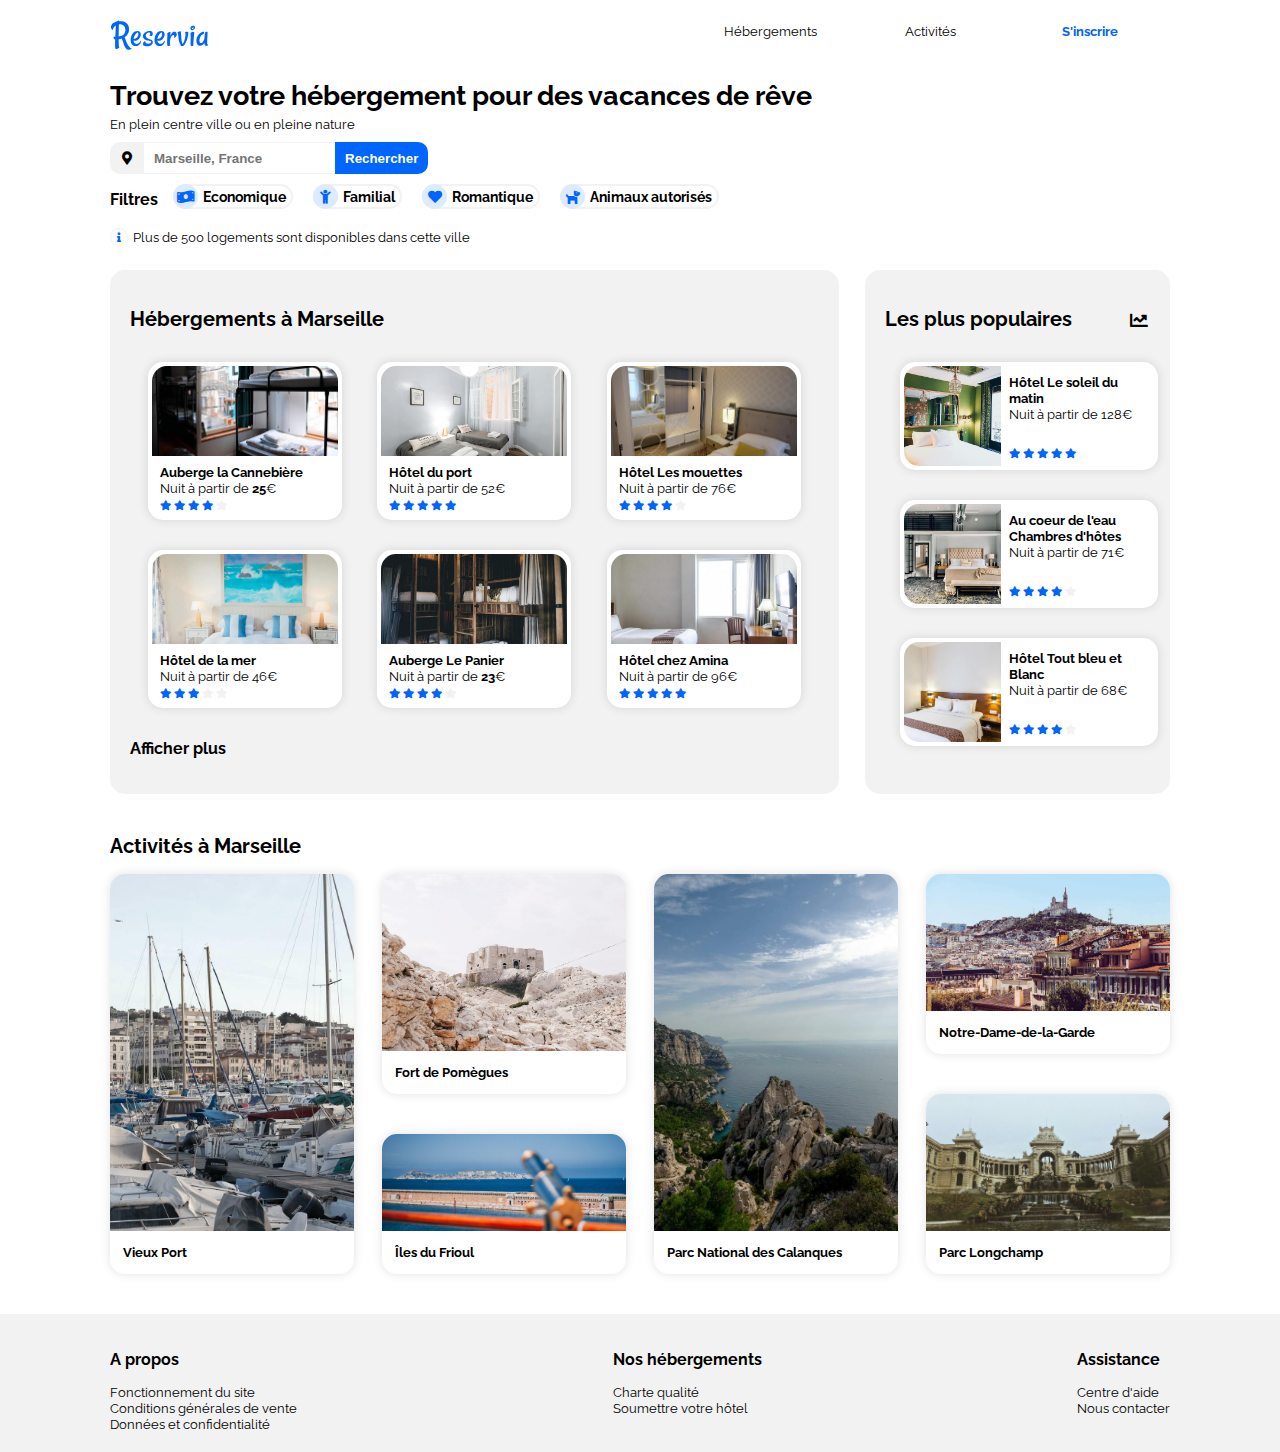
<file: index.html>
<!DOCTYPE html>
<html>
    <head lang="fr">
        <meta charset="utf-8" />
        <meta name="viewport" content="width=device-width" />
        <link rel="stylesheet" href="css/styles.css" />
        <link rel="stylesheet" href="fontawesome/css/all.css" />
        <title>Reservia.com</title>
    </head>
    
    <body><!--NOTE: ALL SVG CODE is from Font Awesome licence: https://fontawesome.com/license only changed in the all.css, the fas display:inline-block to inline-flex-->
        <header class="container flex">
            <!--Hébergements, Activités, S'inscrire-->
            <div class="container paddingsides flex header">
                <div>
                    <img class="reservia" src="images/logo/Reservia.svg" alt="reservia">
                </div>
                <nav class="nav flex">
                    <a class="navlink hebpaddingmobile" href="#hebergement">Hébergements</a>
                    <a class="navlink" href="#activite">Activités</a>
                </nav>
                <div class="signup">
                    <span>S'inscrire</span>
                </div>
            </div>
        </header>
        <section class="container top">
            <div class="paddingsides">
                <h1>Trouvez votre hébergement pour des vacances de rêve</h1>
                En plein centre ville ou en pleine nature
                <form class="searchbar flex" method="post" action="traitement.php">
                    <span>
                        <i class="fas fa-map-marker-alt flex"></i>
                    </span>
                    <input type="search" name="searchbar" id="searchbar" placeholder="Marseille, France" class="searchbartext"/>
                    <input type="submit" value="Rechercher" class="submit"/>
                    <button type="submit" class="submitIcon"><i class="fas fa-search flex"></i></button>
                </form>
                <div class="filtresection flex">
                    <!--barre des filtres-->
                    <h3>Filtres</h3>
                    <div class="flex flexfiltre">
                        <button class="filtre flex">
                            <span class="iconfiltre">
                                <i class="fas fa-money-bill-wave flex"></i>
                            </span>
                            <span class="filtretext">Economique</span>
                        </button>
                        <button class="filtre flex">
                            <span class="iconfiltre">
                                <i class="fas fa-child flex"></i>
                            </span>
                            <span class="filtretext">Familial</span>
                        </button>
                        <button class="filtre flex">
                            <span class="iconfiltre">
                                <i class="fas fa-heart flex"></i>
                            </span>
                            <span class="filtretext">Romantique</span>
                        </button>
                        <button class="filtre flex">
                            <span class="iconfiltre">
                                <i class="fas fa-dog flex"></i>
                            </span>
                            <span class="filtretext">Animaux autorisés</span>
                        </button>
                    </div>
                </div>
                <div class="infocircle flex">
                    <div class="infocircleicon"><i class="fas fa-info fa-xs flex"></i></div><!-- fa-xs is Xtra Small in comparison to the font size of the parent div -->
                    <span class="infotext">Plus de 500 logements sont disponibles dans cette ville</span>
                </div>
            </div> 
        </section>
        <!-- <section class="middle"> -->
        <main class="container flex">
            <div class="paddingsides flex main">
                <!--première section-->
                <div id="hebergement" class="hebergement">
                    <h2>Hébergements à Marseille</h2>
                    <div class="flex flexbox flexheber">
                        <div class="box boxv1">
                            <!--box-->
                            <div class="image"><!--des parties des images sont cachées-->
                                <!--image-->
                                <img 
                                    src="images/hebergements/4_small/marcus-loke-WQJvWU_HZFo-unsplash.jpg" 
                                    alt="imageaubergecannebière" 
                                    class="imagesrc"
                                >  
                            </div>
                            <div>
                                <div class="boxv1text">
                                    <strong>Auberge la Cannebière </strong><br>
                                    Nuit à partir de <strong>25</strong>€<br>
                                    <i class="fas fa-star fa-xs"></i>
                                    <i class="fas fa-star fa-xs"></i>
                                    <i class="fas fa-star fa-xs"></i>
                                    <i class="fas fa-star fa-xs"></i>
                                    <i class="fas fa-star fa-xs gray"></i>
                                </div>
                            </div>
                        </div>
                        <div class="box boxv1">
                            <!--box-->
                            <div class="image"><!--des parties des images sont cachées-->
                                <!--image-->
                                <img 
                                    src="images/hebergements/4_small/fred-kleber-gTbaxaVLvsg-unsplash.jpg" 
                                    alt="imagehotelduport" 
                                    class="imagesrc"
                                >  
                            </div>
                            <div>
                                <div class="boxv1text">
                                    <strong>Hôtel du port </strong><br>
                                    Nuit à partir de 52€<br>
                                    <i class="fas fa-star fa-xs"></i>
                                    <i class="fas fa-star fa-xs"></i>
                                    <i class="fas fa-star fa-xs"></i>
                                    <i class="fas fa-star fa-xs"></i>
                                    <i class="fas fa-star fa-xs"></i>
                                </div>
                            </div>
                        </div>
                        <div class="box boxv1">
                            <!--box-->
                            <div class="image"><!--des parties des images sont cachées-->
                                <!--image-->
                                <img 
                                    src="images/hebergements/4_small/reisetopia-B8WIgxA_PFU-unsplash.jpg" 
                                    alt="imagehotellesmouettes" 
                                    class="imagesrc"
                                >  
                            </div>
                            <div>
                                <div class="boxv1text">
                                    <strong>Hôtel Les mouettes </strong><br>
                                    Nuit à partir de 76€<br>
                                    <i class="fas fa-star fa-xs"></i>
                                    <i class="fas fa-star fa-xs"></i>
                                    <i class="fas fa-star fa-xs"></i>
                                    <i class="fas fa-star fa-xs"></i>
                                    <i class="fas fa-star fa-xs gray"></i>
                                </div>
                            </div>
                        </div>
                        <div class="box boxv1">
                            <!--box-->
                            <div class="image"><!--des parties des images sont cachées-->
                                <img 
                                    src="images/hebergements/4_small/annie-spratt-Eg1qcIitAuA-unsplash.jpg" 
                                    alt="imagehoteldelamer" 
                                    class="imagesrc"
                                >  
                            </div>
                            <div>
                                <div class="boxv1text">
                                <strong>Hôtel de la mer </strong><br>
                                    Nuit à partir de 46€<br>
                                    <i class="fas fa-star fa-xs"></i>
                                    <i class="fas fa-star fa-xs"></i>
                                    <i class="fas fa-star fa-xs"></i>
                                    <i class="fas fa-star fa-xs gray"></i>
                                    <i class="fas fa-star fa-xs gray"></i>
                                </div>
                            </div>
                        </div>
                        <div class="box boxv1">
                            <!--box-->
                            <div class="image"><!--des parties des images sont cachées-->
                                <!--image-->
                                <img 
                                    src="images/hebergements/4_small/nicate-lee-kT-ZyaiwBe0-unsplash.jpg" 
                                    alt="imageaubergelepanier" 
                                    class="imagesrc"
                                >  
                            </div>
                            <div>
                                <div class="boxv1text">
                                    <strong>Auberge Le Panier </strong><br>
                                    Nuit à partir de <strong>23</strong>€<br>
                                    <i class="fas fa-star fa-xs"></i>
                                    <i class="fas fa-star fa-xs"></i>
                                    <i class="fas fa-star fa-xs"></i>
                                    <i class="fas fa-star fa-xs"></i>
                                    <i class="fas fa-star fa-xs gray"></i>
                                </div>
                            </div>
                        </div>
                        <div class="box boxv1">
                            <!--box-->
                            <div class="image"><!--des parties des images sont cachées-->
                                <!--image-->
                                <img 
                                    src="images/hebergements/4_small/febrian-zakaria-M6S1WvfW68A-unsplash.jpg" 
                                    alt="imagehotelchezamina" 
                                    class="imagesrc"
                                >  
                            </div>
                            <div>
                                <div class="boxv1text">
                                    <strong>Hôtel chez Amina</strong><br>
                                    Nuit à partir de 96€<br>
                                    <i class="fas fa-star fa-xs"></i>
                                    <i class="fas fa-star fa-xs"></i>
                                    <i class="fas fa-star fa-xs"></i>
                                    <i class="fas fa-star fa-xs"></i>
                                    <i class="fas fa-star fa-xs"></i>
                                </div>
                            </div>
                        </div>
                    </div>
                    <h3>Afficher plus</h3>
                </div>
                <div class="populaire">
                    <div class="headpopu flex">
                        <h2>Les plus populaires</h2>
                        <i class="fas fa-chart-line fa-lg"></i>
                    </div>
                    <div class="flex flexbox flexpopu">
                        <div class="box boxv2 flex">
                            <!--box-->
                            <div class="image"><!--des parties des images sont cachées-->
                                <!--image-->
                                <img 
                                    src="images/hebergements/4_small/emile-guillemot-Bj_rcSC5XfE-unsplash.jpg" 
                                    alt="imagehotellesoleildumatin" 
                                    class="imagesrc"
                                >  
                            </div>
                            <div class="boxv2text">
                                <div>
                                    <strong>Hôtel Le soleil du matin </strong><br>
                                    Nuit à partir de 128€<br>
                                    <span>
                                        <i class="fas fa-star fa-xs"></i>
                                        <i class="fas fa-star fa-xs"></i>
                                        <i class="fas fa-star fa-xs"></i>
                                        <i class="fas fa-star fa-xs"></i>
                                        <i class="fas fa-star fa-xs"></i>
                                    </span>
                                </div>
                            </div>
                        </div>
                        <div class="box boxv2 flex">
                            <!--box-->
                            <div class="image"><!--des parties des images sont cachées-->
                                <!--image-->
                                <img 
                                    src="images/hebergements/4_small/aw-creative-VGs8z60yT2c-unsplash.jpg" 
                                    alt="imageaucoeurdeleauchambredhotes" 
                                    class="imagesrc"
                                >  
                            </div>
                            <div class="boxv2text">
                                <div>
                                    <strong>Au coeur de l'eau Chambres d'hôtes</strong><br>
                                    Nuit à partir de 71€<br>
                                    <span>
                                        <i class="fas fa-star fa-xs"></i>
                                        <i class="fas fa-star fa-xs"></i>
                                        <i class="fas fa-star fa-xs"></i>
                                        <i class="fas fa-star fa-xs"></i>
                                        <i class="fas fa-star fa-xs gray"></i>
                                    </span>
                                </div>
                            </div>
                        </div>
                        <div class="box boxv2 flex">
                            <!--box-->
                            <div class="image"><!--des parties des images sont cachées-->
                                <!--image-->
                                <img 
                                    src="images/hebergements/4_small/febrian-zakaria-sjvU0THccQA-unsplash.jpg" 
                                    alt="imagehoteltoutbleuetblanc" 
                                    class="imagesrc"
                                >  
                            </div>
                            <div class="boxv2text">
                                <div>
                                    <strong>Hôtel Tout bleu et Blanc </strong><br>
                                    Nuit à partir de 68€<br>
                                    <span>
                                        <i class="fas fa-star fa-xs"></i>
                                        <i class="fas fa-star fa-xs"></i>
                                        <i class="fas fa-star fa-xs"></i>
                                        <i class="fas fa-star fa-xs"></i>
                                        <i class="fas fa-star fa-xs gray"></i>
                                    </span>
                                </div>
                            </div>
                        </div>
                    </div>
                </div>
            </div>
        </main>
        <section id="activite" class="container activite">
            <div class="paddingsides">
                <h2>Activités à Marseille</h2>
                <div class="flex flexbox flexactivi">
                    <div class="flex columnactivi">
                        <div class="box boxv3 boxc10 flex">
                            <!--box-->
                            <div class="image"><!--des parties des images sont cachées-->
                                <!--image-->
                                <img 
                                    src="images/activites/3_medium/reno-laithienne-QUgJhdY5Fyk-unsplash.jpg" 
                                    alt="imagevieuxport" 
                                    class="imagesrc"
                                > 
                            </div>
                            <div class="boxv3text">
                                <strong>Vieux Port</strong>              
                            </div>
                        </div>
                    </div>
                    <div class="flex columnactivi">
                        <div class="box boxv3 boxc21 flex">
                            <!--box-->
                            <div class="image"><!--des parties des images sont cachées-->
                                <!--image-->
                                <img 
                                    src="images/activites/3_medium/paul-hermann-QFTrLdQIRhI-unsplash.jpg" 
                                    alt="imagefortdepomegues" 
                                    class="imagesrc"
                                > 
                            </div>
                            <div class="boxv3text">
                                <strong>Fort de Pomègues</strong>                
                            </div>
                        </div>
                        <div class="box boxv3 boxc22 flex">
                            <!--box-->
                            <div class="image"><!--des parties des images sont cachées-->
                                <!--image-->
                                <img 
                                    src="images/activites/3_medium/kevin-hikari-rV_Qd1l-VXg-unsplash.jpg" 
                                    alt="imageilesdufrioul" 
                                    class="imagesrc"
                                > 
                            </div>
                            <div class="boxv3text">
                                <strong>Îles du Frioul</strong>           
                            </div>
                        </div>
                    </div>
                    <div class="flex columnactivi">
                        <div class="box boxv3 boxc30 flex">
                            <!--box-->
                            <div class="image"><!--des parties des images sont cachées-->
                                <!--image-->
                                <img 
                                    src="images/activites/3_medium/kilyan-sockalingum-NR8-cBCN3aI-unsplash.jpg" 
                                    alt="imageparcnationaldescalanques" 
                                    class="imagesrc"
                                > 
                            </div>
                            <div class="boxv3text">
                                <strong>Parc National des Calanques</strong>                
                            </div>
                        </div>
                    </div>
                    <div class="flex columnactivi">
                        <div class="box boxv3 boxc41 flex">
                            <!--box-->
                            <div class="image"><!--des parties des images sont cachées-->
                                <!--image-->
                                <img 
                                    src="images/activites/3_medium/florian-wehde-xW9e8gdotxI-unsplash.jpg" 
                                    alt="imagenotredamedelagarde" 
                                    class="imagesrc"
                                > 
                            </div>
                            <div class="boxv3text">
                                <strong>Notre-Dame-de-la-Garde</strong>               
                            </div>
                        </div>
                        <div class="box boxv3 boxc42 flex">
                            <!--box-->
                            <div class="image"><!--des parties des images sont cachées-->
                                <!--image-->
                                <img 
                                    src="images/activites/3_medium/lena-paulin-wH2-EJoDcV0-unsplash.jpg" 
                                    alt="imageparclongchamp" 
                                    class="imagesrc"
                                > 
                            </div>
                            <div class="boxv3text">
                                <strong>Parc Longchamp</strong>            
                            </div>
                        </div>
                    </div>
                </div>
            </div>
        </section>
        <footer>
            <div class="container flex footer">
                <div class="flex flexfooter">
                    <h3>A propos</h3>
                    <a href="#">Fonctionnement du site</a>
                    <a href="#">Conditions générales de vente</a>
                    <a href="#">Données et confidentialité</a> 
                </div>
                <div class="flex flexfooter">
                    <h3>Nos hébergements</h3>
                    <a href="#">Charte qualité</a>
                    <a href="#">Soumettre votre hôtel</a> 
                </div>
                <div class="flex flexfooter">
                    <h3>Assistance</h3>
                    <a href="#">Centre d'aide</a>
                    <a href="#">Nous contacter</a>
                </div>
            </div>
        </footer>
    </body>
</html>
</file>
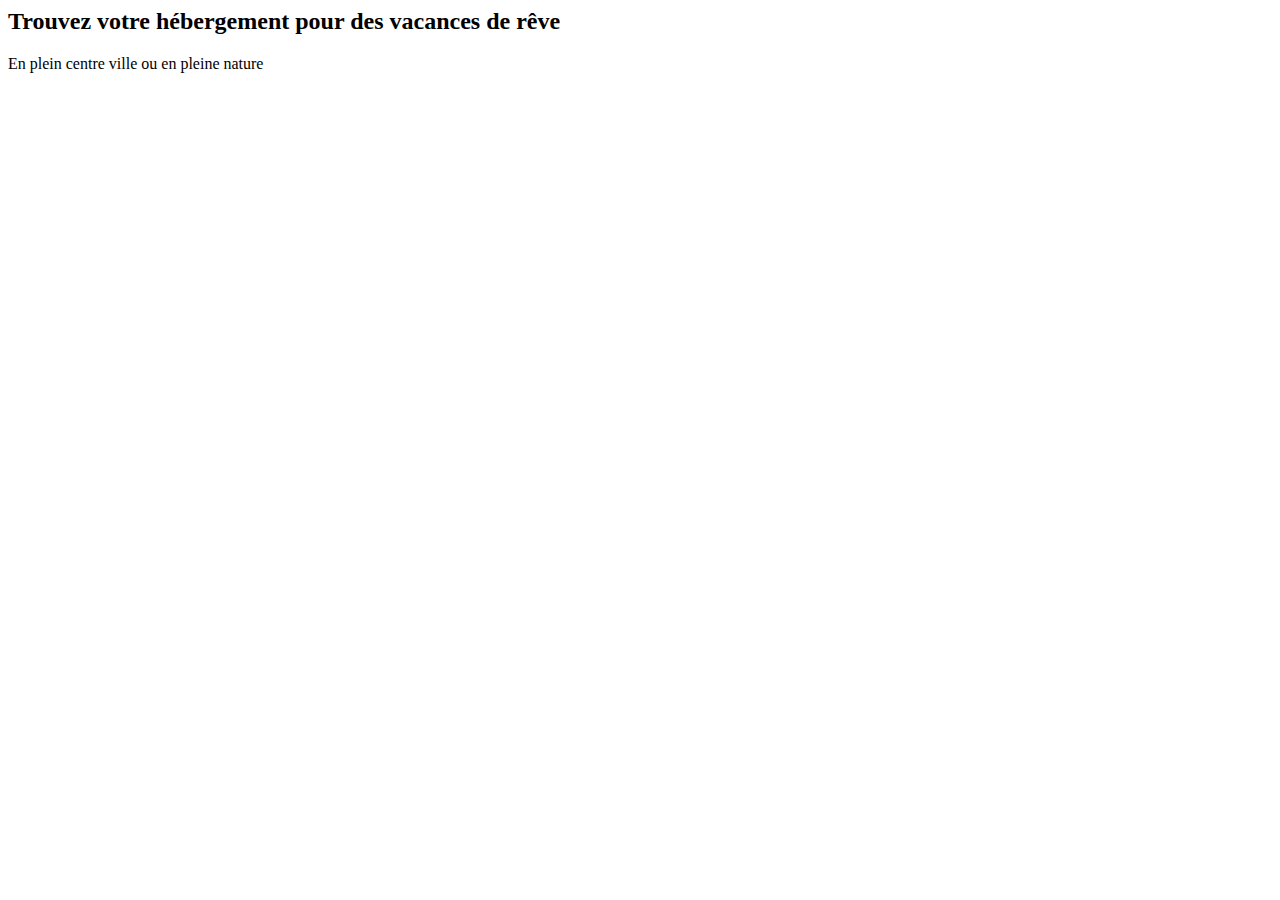
<file: P2_structure.html>
<html>
    <head>
        <meta charset="utf-8" />
        <title>Reservia.com</title>
    </head>
    
    <body>
        <header>
            <div id="head_Div">
                <!--Hébergements, Activités, S'inscrire-->
            </div>
        </header>
        <h2>Trouvez votre hébergement pour des vacances de rêve</h2>
        <p>En plein centre ville ou en pleine nature</p>
        <div id="filtres">
            <!--barre des filtres-->
        </div>
        <section id="section_Flex">
            <!--première section-->
            <div id="hebergement_Div">
                <!--Hébergements à Marseille-->
            </div>
            <div    id="popular_Div">
                <!--Les plus populaires-->
            </div>
        </section>
        <section id="activite">
            <!--activités à Marseille-->
        </section>
        <footer>
            <div id="footer_Div">
                <!--A propos, Nos hébergements, Assistance-->
            </div>
        </footer>
    </body>
</html>
</file>
<file: css/styles.css>
@font-face {
    font-family: 'raleway';
    src:url(../fonts/raleway.ttf)
}
body
{
    font-family: 'raleway';
    font-size: smaller;
    margin: 0px;
}
.paddingsides
{   
    padding: 0px 20px;
}
.header
{
    height: 80px;
    flex-wrap: wrap;
}
.head
{
    justify-content: space-between;
    align-items: center;
    margin: auto;
}
.reservia
{
    padding-top: 15px;
    width: 100px;
    height:40px;
}
.navlink, .signup
{
    text-align: center;
    padding: 20px;
    border-top: 3px transparent solid;
    width: 120px;
}
a
{
    text-decoration-line: none;
    text-decoration-color: black;
    color: black;
}
.signup
{
    color: #0065FC;
    font-weight: bold;
    cursor: pointer;
}
.navlink:hover
{
    border-top: 3px solid #0065FC;
    color: #0065FC;
}
.nav
{
    flex: 1;
    justify-content: flex-end;
}
h1
{
    margin: 0px;
    margin-bottom: 5px;
}
.searchbar
{
    display: inline-flex;
    margin-top: 10px;
}
.searchbar span
{
    border-bottom-left-radius: 10px;
    border-top-left-radius: 10px;
    background-color: #F2F2F2;
    padding: 8px 12px;
    text-align: center;
}
.searchbartext
{
    border-right: none;
    border-left: none;
    border-top: #F2F2F2 1px solid;
    border-bottom: #F2F2F2 1px solid;
    font-weight: bold;
    padding-left: 10px;
}
.submit
{
    background-color: #0065FC;
    color: white;
    font-weight: bold;
    border-bottom-right-radius: 10px;
    border-top-right-radius: 10px;
    border: 0px;
    padding: 0px 10px;
    cursor: pointer;
}
.submit:hover
{
    background-color: #DEEBFF;
    color: #0065FC;
}
.submitIcon
{
    display: none;
}
.submitIcon:hover
{
    background-color: #DEEBFF;
}
.submitIcon:hover i
{
    color: #0065FC;
}
.filtresection
{
    align-items: center;
}
.flexfiltre
{
    flex-wrap: wrap;
    min-width: 250px;
    margin-left: 15px;
}
.filtre
{   
    border-radius: 20px;
    border: 2px solid #F2F2F2;
    height: 25px;
    align-items: center;
    background-color: white;
    padding: 0px;
    cursor: pointer;
    font-family: 'raleway';
    font-size: 14px;
    font-weight: bolder;
    margin-right: 20px;
    margin-bottom: 5px;
}
.filtre:hover
{
    border: 2px solid #0065FC;
    color: #0065FC;
    background-color: #F2F2F2;
}
.filtre:hover i
{
    background-color: #0065FC;
    color: #DEEBFF;
}
.iconfiltre i
{
    background-color: #DEEBFF;
    padding: 6px;
    border-radius: 20px;
    color: #0065FC;
    margin-left: -2px;
    width: 13px;
    height: 13px;
    align-items: center;
    justify-content: center;
}
.fa-money-bill-wave
{
    align-items: center;
    justify-content: center;
}
.filtretext
{
    margin-left: 5px;
    margin-right: 5px;
}
.infocircle
{
    border-radius: 20px;
    margin-bottom: 20px;
    align-items: center;
}
.infotext
{
    margin: 5px;
}
.infocircleicon i
{   
    padding: 6px;
    height: 4px;
    width: 4px;
    align-items: center;
    justify-content: center;
    border-radius: 10px;
    border: 1px solid #F2F2F2;
    color: #0065FC;
}
.headpopu
{
    justify-content: space-between;
    align-items: center;
}
.fa-chart-line
{
    margin-right: 10px;
}
.headpopu i
{
    height:10px;
    width: 10px;
}
.container
{
    max-width: 1100px;
    width: 100%;
    margin: auto;
}
.hebergement
{
    width: 65%;
    background-color:#F2F2F2;
    border-radius: 15px;
    padding: 20px;
}
.hebergement h3
{
    cursor: pointer;
}
.hebergement h3:hover
{
    color: #0065FC;
}
.populaire
{
    width: 25%;
    background-color:#F2F2F2;
    border-radius: 15px;
    padding: 20px;
    position: relative;
}
.flex
{
    display:flex;
}
.main
{
    flex-wrap: wrap-reverse;
    min-height: 500px;
    justify-content: space-between;
}
.flexbox
{
    min-width: 200px;
    flex-wrap: wrap;
    justify-content: space-around;
}
.flexpopu
{
    flex-direction: column;
    align-content: space-evenly;
}
.flexheber
{
    align-content: space-evenly;
}
.box
{
    min-width: 27%;
    margin: 15px;
    padding: 4px;
    border-radius: 15px;
    background-color: white;
    box-shadow: 0px 0px 10px 1px rgba(0,0,0,0.1);
    cursor: pointer;
}
.boxv1
{
    max-width: 27%;
    height: 150px;
}
.boxv1 .image
{
    width: 100%;
    height: 60%;
}
.boxv2
{
    width: 250px;
    height: 100px;
    position: relative;
}
.boxv2 .image
{
    width: 40%;
    height: 100%;
}
.boxv2text
{
    width: 60%;
}
.boxv1text, .boxv2text, .boxv3text
{
    margin-left: 8px;
    margin-top: 8px;
}
img
{
    width: 100%;
    height: 100%;
    object-fit: cover;
    object-position: 50% 50%;
}
.boxv1 img
{
    border-top-left-radius: 15px;
    border-top-right-radius: 15px;
}
.boxv2 img
{
    border-top-left-radius: 15px;
    border-bottom-left-radius: 15px;
}
.boxv3 img
{
    border-top-left-radius: 15px;
    border-top-right-radius: 15px;
}
.box .gray
{
    color:#F2F2F2;
}
.box i
{
    color: #0065FC;
}
.boxv2text span
{
    position: absolute;
    bottom: 10px;
}
.activite
{
    margin-top: 40px;
    margin-bottom: 40px;
}
.flexactivi
{
    max-width: 1100px;
    justify-content: space-between;
}
.columnactivi
{
    flex-direction: column;
    height: 400px;
    min-width: 23%;
    flex-wrap: wrap;
    justify-content: space-between;
}
.boxv3
{
    margin: 0px;
    padding: 0px;
    width: 100%;
    flex-direction: column;
}
.boxv3 .image
{   
    position: relative;
    flex: 1;
}
.boxv3 img
{
    position: absolute;
    width: 100%;
    height: 100%;
}
.boxc10, .boxc30
{
    height: 100%;
}
.boxc41, .boxc42
{
    height: 45%;
}
.boxc21
{
    height:55%;
}
.boxc22
{
    height:35%;
}
.boxv3text
{
    min-height: 25px;
    padding: 5px;
}
footer
{
    background-color:#F2F2F2;
}
.footer
{
    justify-content: space-between;
}
.flexfooter
{
    flex-direction: column;
    padding: 20px;
}
.footer a:hover
{
    color: #0065FC;
}


@media screen and (max-width: 1020px)
{
    .hebergement
    {
        width: 100%;
        margin-top: 10px;
    }
    .populaire
    {
        width: 100%;
    }
    .flexpopu
    {
        flex-direction: row;
        min-height: auto;
    }
    .submitIcon
    {
        display: none;
    }
    .boxv2
    {
        max-width: 27%;
        height: 200px;
        flex-direction: column;
    }
    .boxv2text
    {
        width: unset;
    }
    .boxv2 .image
    {
        width: 100%;
        height: 60%;
    }
    .boxv2 img
    {
        border-top-left-radius: 15px;
        border-top-right-radius: 15px;
        border-bottom-left-radius: 0px;
    }
}
@media screen and (max-width: 740px)
{
    body
    {
        margin: 0px;
    }
    header
    {
        margin-top: 30px;
    }
    header .paddingsides
    {
        padding-right: 0px;
    }
    .header
    {
        justify-content: space-between;
        align-items: center;
    }
    .top
    {
        margin-top: 50px;    
    }
    .submit
    {
        display: none;
    }
    .submitIcon
    {
        display: flex;
        border: 0px transparent solid ;
        background-color: #0065FC;
        border-top-right-radius: 10px;
        border-bottom-right-radius: 10px;
        cursor: pointer;
    }
    .submitIcon i
    {
        padding: 6px;
        color: white;
        margin-left: -2px;
        width: 13px;
        height: 13px;
        align-items: center;
        justify-content: center;
    }
    .filtresection
    {
        flex-direction: column;
        align-items: flex-start;
    }
    main .paddingsides
    {
        padding: 0px;
    }
    .hebergement
    {
        background-color: white;
    }
    .populaire
    {
        border-radius: 0px;
    }
    .footer
    {
        flex-direction: column;
    }
    .boxv1, .boxv2,.boxv3
    {
        min-width: 100%;
    }
    .columnactivi
    {
        width: 95%;
        height: auto;
    }
    .boxv3
    {
        height: 150px;
        margin-left: 10px;
        margin-bottom: 20px;
    }
    .nav
    {   
        flex-basis: 100%;
        order: 2;
    }
    .navlink
    {
        border-bottom: 3px solid transparent;
        padding: 20px 20%;
    }
    .navlink:hover
    {
        border-bottom: 3px solid #0065FC;
        border-top: 3px solid transparent;
    }
    .hebpaddingmobile
    {
        padding-right: 10%;
    }
}
</file>
